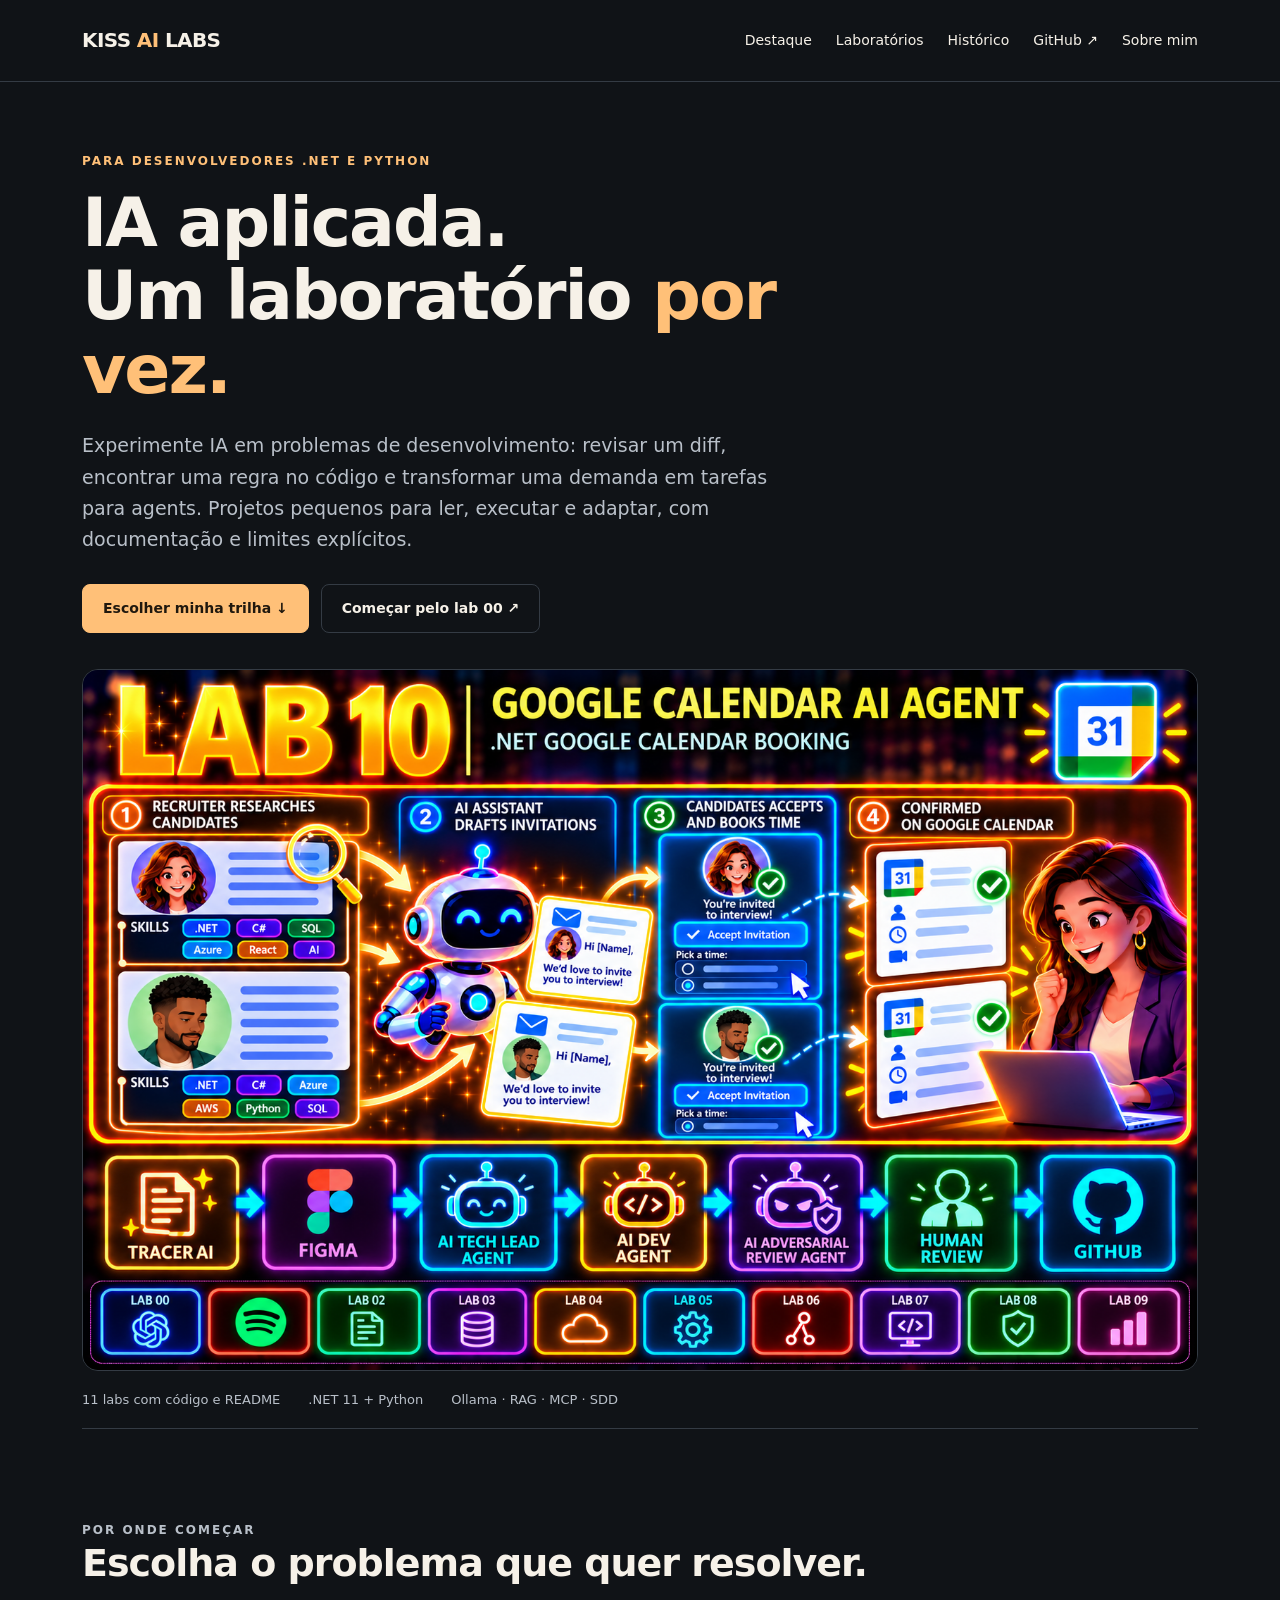
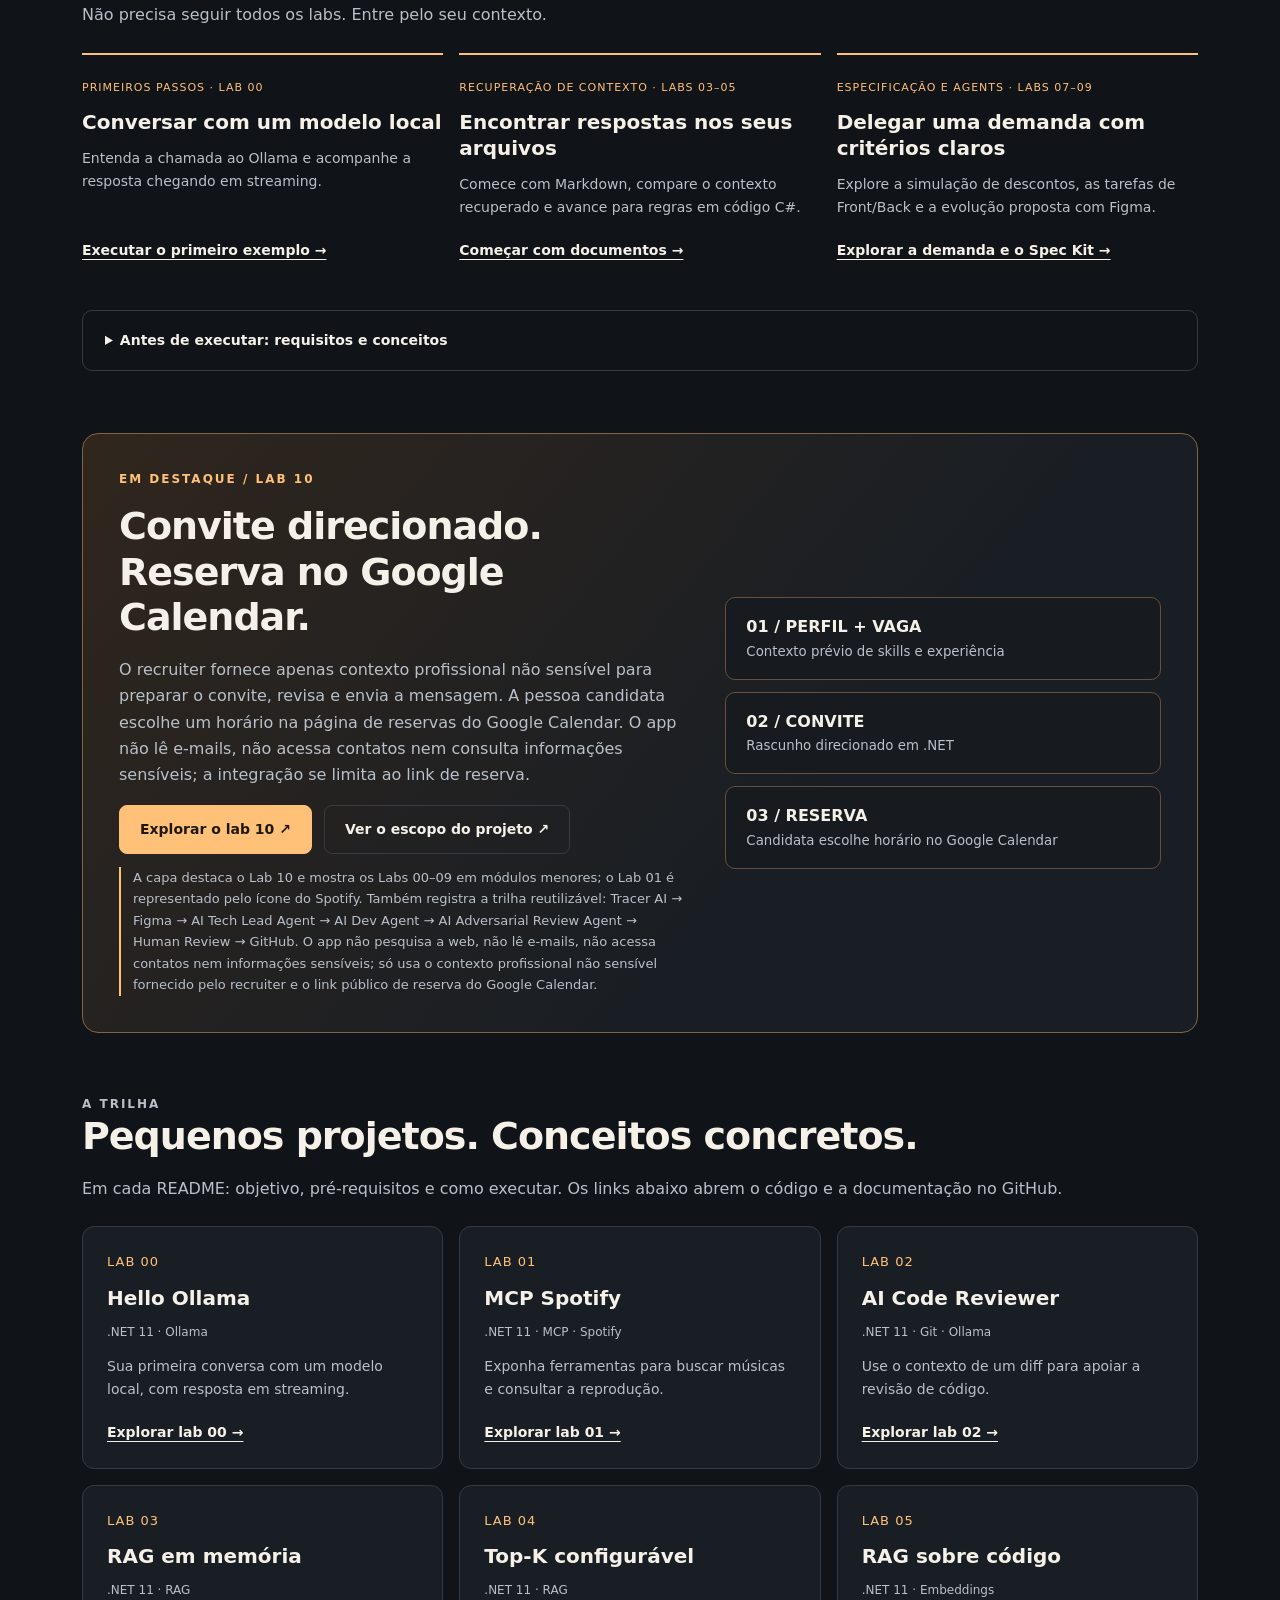
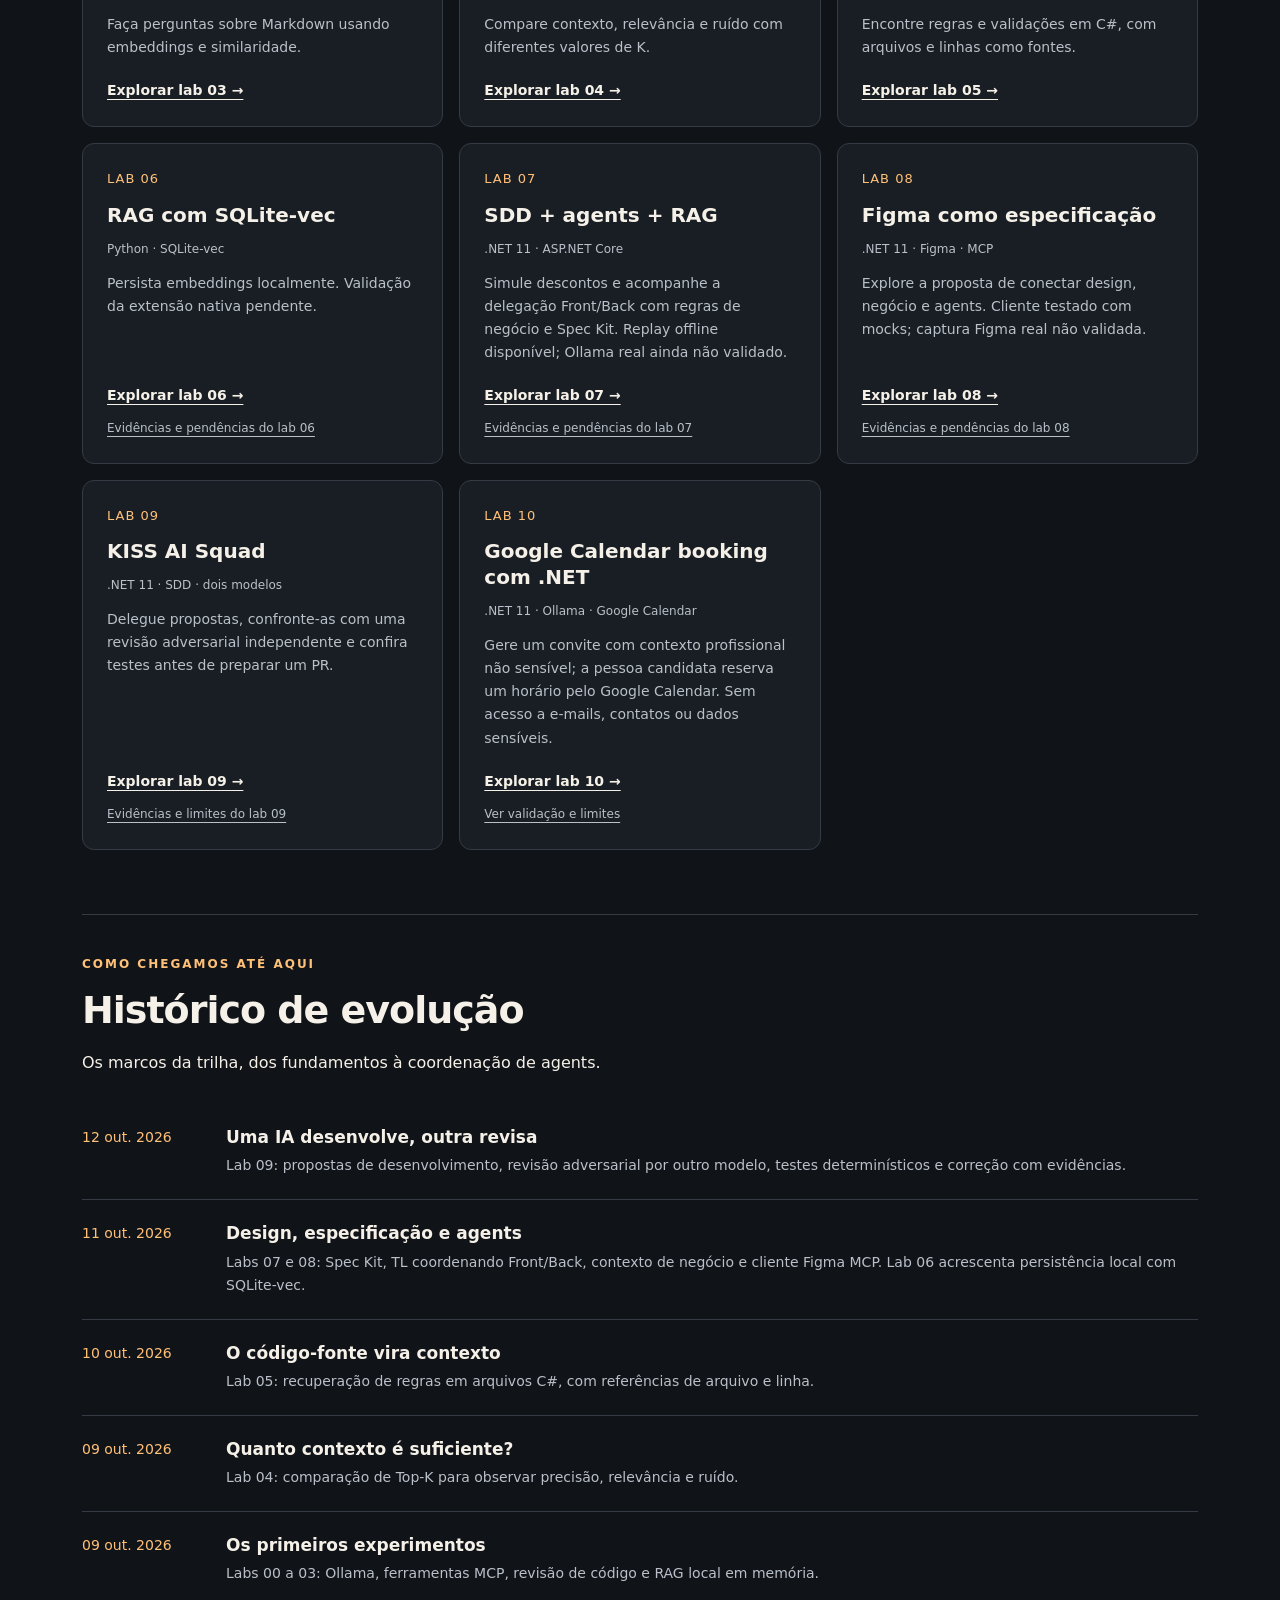
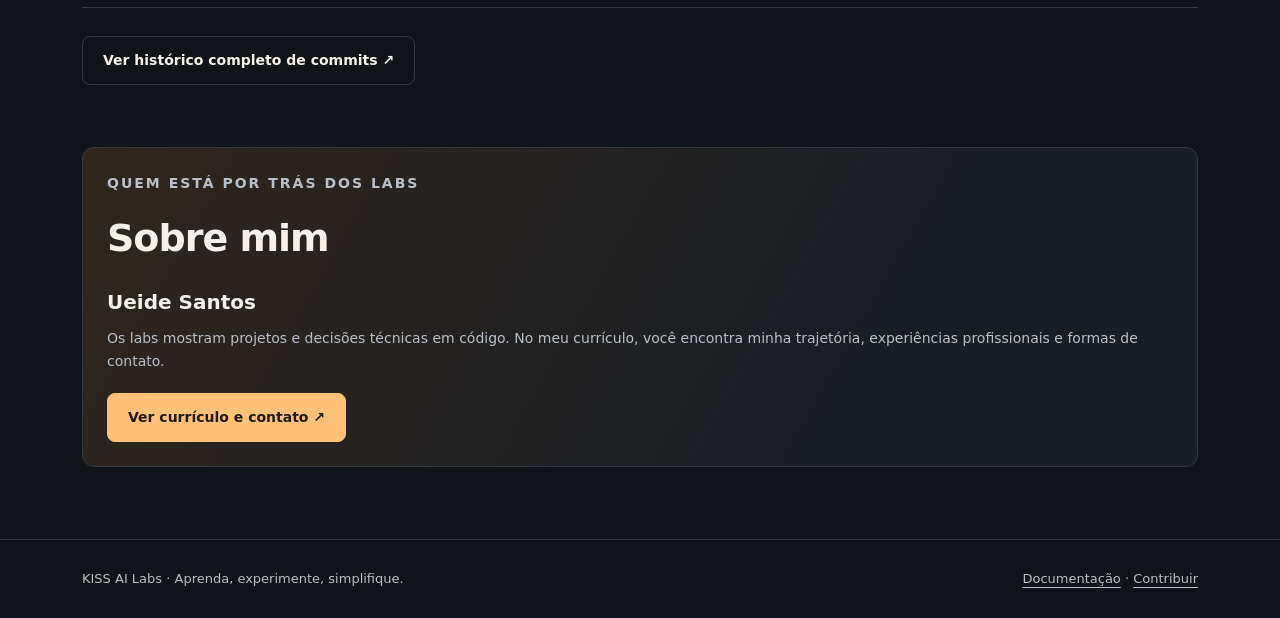
<file: docs/index.html>
<!doctype html>
<html lang="pt-BR"><head><meta charset="utf-8"><meta name="viewport" content="width=device-width, initial-scale=1"><title>KISS AI Labs — projetos práticos de IA | Lab 10 Google Calendar</title><meta name="description" content="Laboratórios práticos de IA com .NET e Python. Lab 10: reservas pelo Google Calendar, sem leitura de e-mails, acesso a contatos ou dados sensíveis."><link rel="canonical" href="https://ueidesantos.github.io/kiss-ai-labs/"><meta property="og:type" content="website"><meta property="og:locale" content="pt_BR"><meta property="og:title" content="KISS AI Labs — Lab 10 Google Calendar para desenvolvedores"><meta property="og:description" content="Conheça o KISS AI Labs: projetos práticos de IA com .NET e Python. No Lab 10, o candidato reserva um horário pelo Google Calendar; sem leitura de e-mails, acesso a contatos ou dados sensíveis."><meta property="og:url" content="https://ueidesantos.github.io/kiss-ai-labs/"><meta property="og:image" content="https://ueidesantos.github.io/kiss-ai-labs/assets/site-share-lab10.png"><meta property="og:image:secure_url" content="https://ueidesantos.github.io/kiss-ai-labs/assets/site-share-lab10.png"><meta property="og:image:type" content="image/png"><meta property="og:image:width" content="1734"><meta property="og:image:height" content="907"><meta property="og:image:alt" content="Lab 10 do KISS AI Labs: reserva de entrevista pelo Google Calendar, sem acesso a e-mails, contatos ou dados sensíveis"><meta name="twitter:card" content="summary_large_image"><meta name="twitter:title" content="KISS AI Labs — Lab 10 Google Calendar"><meta name="twitter:description" content="Projetos práticos de IA com .NET e Python. No Lab 10, a integração limita-se à reserva do Google Calendar; sem acesso a e-mails, contatos ou dados sensíveis."><meta name="twitter:image" content="https://ueidesantos.github.io/kiss-ai-labs/assets/site-share-lab10.png"><meta name="twitter:image:alt" content="Lab 10 do KISS AI Labs: reserva de entrevista pelo Google Calendar, sem acesso a e-mails, contatos ou dados sensíveis"><meta name="theme-color" content="#101317"><link rel="stylesheet" href="style.css"></head>
<body><a class="skip" href="#conteudo">Pular para o conteúdo</a><header><div class="wrap"><nav aria-label="Navegação principal"><a class="brand" href="#">KISS <span>AI</span> LABS</a><div class="nav-links"><a href="#destaque">Destaque</a><a href="#laboratorios">Laboratórios</a><a href="#historico">Histórico</a><a href="https://github.com/ueidesantos/kiss-ai-labs">GitHub ↗</a><a href="#sobre-mim">Sobre mim</a></div></nav></div></header>
<main id="conteudo" class="wrap"><div class="intro"><p class="eyebrow">Para desenvolvedores .NET e Python</p><h1>IA aplicada.<br>Um laboratório <span>por vez.</span></h1><p class="lead">Experimente IA em problemas de desenvolvimento: revisar um diff, encontrar uma regra no código e transformar uma demanda em tarefas para agents. Projetos pequenos para ler, executar e adaptar, com documentação e limites explícitos.</p><div class="actions"><a class="button primary" href="#por-onde-comecar">Escolher minha trilha ↓</a><a class="button" href="https://github.com/ueidesantos/kiss-ai-labs/tree/main/00-hello-ollama">Começar pelo lab 00 ↗</a></div><img class="cover" src="assets/lab-10-calendar-agent.png" width="1582" height="994" alt="Lab 10 em destaque: recruiter fornece contexto profissional não sensível e candidatos reservam pelo Google Calendar; sem acesso a e-mails, contatos ou dados sensíveis"><div class="meta"><span>11 labs com código e README</span><span>.NET 11 + Python</span><span>Ollama · RAG · MCP · SDD</span></div></div>
<section id="por-onde-comecar" aria-labelledby="titulo-trilhas"><div class="section-head"><div><p class="eyebrow">Por onde começar</p><h2 id="titulo-trilhas">Escolha o problema que quer resolver.</h2><p>Não precisa seguir todos os labs. Entre pelo seu contexto.</p></div></div><div class="journeys"><article class="journey"><span class="number">PRIMEIROS PASSOS · LAB 00</span><h3>Conversar com um modelo local</h3><p>Entenda a chamada ao Ollama e acompanhe a resposta chegando em streaming.</p><a href="https://github.com/ueidesantos/kiss-ai-labs/tree/main/00-hello-ollama">Executar o primeiro exemplo →</a></article><article class="journey"><span class="number">RECUPERAÇÃO DE CONTEXTO · LABS 03–05</span><h3>Encontrar respostas nos seus arquivos</h3><p>Comece com Markdown, compare o contexto recuperado e avance para regras em código C#.</p><a href="https://github.com/ueidesantos/kiss-ai-labs/tree/main/03-rag-local-memory">Começar com documentos →</a></article><article class="journey"><span class="number">ESPECIFICAÇÃO E AGENTS · LABS 07–09</span><h3>Delegar uma demanda com critérios claros</h3><p>Explore a simulação de descontos, as tarefas de Front/Back e a evolução proposta com Figma.</p><a href="https://github.com/ueidesantos/kiss-ai-labs/tree/main/07-sdd-agents-business-rag">Explorar a demanda e o Spec Kit →</a></article></div><details class="prerequisites"><summary>Antes de executar: requisitos e conceitos</summary><p>Consulte o README do lab: os exemplos .NET usam o SDK .NET 11; o lab 06 usa Python. Fluxos com modelos locais precisam do Ollama e dos modelos indicados. Spotify e Figma têm requisitos de integração próprios. Os labs 07 e 08 também oferecem demonstrações offline.</p><p><strong>RAG</strong> recupera trechos para dar contexto ao modelo. <strong>MCP</strong> conecta ferramentas a assistentes. <strong>SDD</strong> orienta o desenvolvimento pela especificação; o <strong>Spec Kit</strong> reúne os artefatos dessa especificação. <strong>TL</strong> é o papel de liderança técnica que coordena Front e Back.</p><p>São experimentos educacionais. Consulte as evidências e pendências de cada lab antes de adaptar o código para produção.</p></details></section>
<section id="destaque" aria-labelledby="titulo-destaque"><div class="feature"><div><p class="eyebrow">Em destaque / Lab 10</p><h2 id="titulo-destaque">Convite direcionado. Reserva no Google Calendar.</h2><p>O recruiter fornece apenas contexto profissional não sensível para preparar o convite, revisa e envia a mensagem. A pessoa candidata escolhe um horário na página de reservas do Google Calendar. O app não lê e-mails, não acessa contatos nem consulta informações sensíveis; a integração se limita ao link de reserva.</p><div class="actions"><a class="button primary" href="https://github.com/ueidesantos/kiss-ai-labs/tree/main/10-ai-recruiter-calendar">Explorar o lab 10 ↗</a><a class="button" href="https://github.com/ueidesantos/kiss-ai-labs/blob/main/specs/lab-10-google-calendar/SPEC.md">Ver o escopo do projeto ↗</a></div><p class="notice">A capa destaca o Lab 10 e mostra os Labs 00–09 em módulos menores; o Lab 01 é representado pelo ícone do Spotify. Também registra a trilha reutilizável: Tracer AI → Figma → AI Tech Lead Agent → AI Dev Agent → AI Adversarial Review Agent → Human Review → GitHub. O app não pesquisa a web, não lê e-mails, não acessa contatos nem informações sensíveis; só usa o contexto profissional não sensível fornecido pelo recruiter e o link público de reserva do Google Calendar.</p></div><div class="flow" aria-label="Fluxo de convite e reserva"><div><strong>01 / PERFIL + VAGA</strong><small>Contexto prévio de skills e experiência</small></div><div><strong>02 / CONVITE</strong><small>Rascunho direcionado em .NET</small></div><div><strong>03 / RESERVA</strong><small>Candidata escolhe horário no Google Calendar</small></div></div></div></section>
<section id="laboratorios" aria-labelledby="titulo-labs"><div class="section-head"><div><p class="eyebrow">A trilha</p><h2 id="titulo-labs">Pequenos projetos. Conceitos concretos.</h2><p>Em cada README: objetivo, pré-requisitos e como executar. Os links abaixo abrem o código e a documentação no GitHub.</p></div></div><div class="grid"><article class="card lab-card"><span class="number">LAB 00</span><h3>Hello Ollama</h3><span class="tag">.NET 11 · Ollama</span><p>Sua primeira conversa com um modelo local, com resposta em streaming.</p><a href="https://github.com/ueidesantos/kiss-ai-labs/tree/main/00-hello-ollama">Explorar lab 00 →</a></article><article class="card lab-card"><span class="number">LAB 01</span><h3>MCP Spotify</h3><span class="tag">.NET 11 · MCP · Spotify</span><p>Exponha ferramentas para buscar músicas e consultar a reprodução.</p><a href="https://github.com/ueidesantos/kiss-ai-labs/tree/main/01-mcp-spotify">Explorar lab 01 →</a></article><article class="card lab-card"><span class="number">LAB 02</span><h3>AI Code Reviewer</h3><span class="tag">.NET 11 · Git · Ollama</span><p>Use o contexto de um diff para apoiar a revisão de código.</p><a href="https://github.com/ueidesantos/kiss-ai-labs/tree/main/02-ai-code-reviewer">Explorar lab 02 →</a></article><article class="card lab-card"><span class="number">LAB 03</span><h3>RAG em memória</h3><span class="tag">.NET 11 · RAG</span><p>Faça perguntas sobre Markdown usando embeddings e similaridade.</p><a href="https://github.com/ueidesantos/kiss-ai-labs/tree/main/03-rag-local-memory">Explorar lab 03 →</a></article><article class="card lab-card"><span class="number">LAB 04</span><h3>Top-K configurável</h3><span class="tag">.NET 11 · RAG</span><p>Compare contexto, relevância e ruído com diferentes valores de K.</p><a href="https://github.com/ueidesantos/kiss-ai-labs/tree/main/04-rag-top-k">Explorar lab 04 →</a></article><article class="card lab-card"><span class="number">LAB 05</span><h3>RAG sobre código</h3><span class="tag">.NET 11 · Embeddings</span><p>Encontre regras e validações em C#, com arquivos e linhas como fontes.</p><a href="https://github.com/ueidesantos/kiss-ai-labs/tree/main/05-rag-source-code">Explorar lab 05 →</a></article><article class="card lab-card"><span class="number">LAB 06</span><h3>RAG com SQLite-vec</h3><span class="tag">Python · SQLite-vec</span><p>Persista embeddings localmente. Validação da extensão nativa pendente.</p><a href="https://github.com/ueidesantos/kiss-ai-labs/tree/main/06-rag-sqlite-vec">Explorar lab 06 →</a><a class="evidence" href="https://github.com/ueidesantos/kiss-ai-labs/blob/main/06-rag-sqlite-vec/VALIDATION.md">Evidências e pendências do lab 06</a></article><article class="card lab-card"><span class="number">LAB 07</span><h3>SDD + agents + RAG</h3><span class="tag">.NET 11 · ASP.NET Core</span><p>Simule descontos e acompanhe a delegação Front/Back com regras de negócio e Spec Kit. Replay offline disponível; Ollama real ainda não validado.</p><a href="https://github.com/ueidesantos/kiss-ai-labs/tree/main/07-sdd-agents-business-rag">Explorar lab 07 →</a><a class="evidence" href="https://github.com/ueidesantos/kiss-ai-labs/blob/main/07-sdd-agents-business-rag/VALIDATION.md">Evidências e pendências do lab 07</a></article><article class="card lab-card"><span class="number">LAB 08</span><h3>Figma como especificação</h3><span class="tag">.NET 11 · Figma · MCP</span><p>Explore a proposta de conectar design, negócio e agents. Cliente testado com mocks; captura Figma real não validada.</p><a href="https://github.com/ueidesantos/kiss-ai-labs/tree/main/08-sdd-figma-mcp">Explorar lab 08 →</a><a class="evidence" href="https://github.com/ueidesantos/kiss-ai-labs/blob/main/08-sdd-figma-mcp/VALIDATION.md">Evidências e pendências do lab 08</a></article><article class="card lab-card"><span class="number">LAB 09</span><h3>KISS AI Squad</h3><span class="tag">.NET 11 · SDD · dois modelos</span><p>Delegue propostas, confronte-as com uma revisão adversarial independente e confira testes antes de preparar um PR.</p><a href="https://github.com/ueidesantos/kiss-ai-labs/tree/main/09-ai-squad">Explorar lab 09 →</a><a class="evidence" href="https://github.com/ueidesantos/kiss-ai-labs/blob/main/09-ai-squad/VALIDATION.md">Evidências e limites do lab 09</a></article><article class="card lab-card"><span class="number">LAB 10</span><h3>Google Calendar booking com .NET</h3><span class="tag">.NET 11 · Ollama · Google Calendar</span><p>Gere um convite com contexto profissional não sensível; a pessoa candidata reserva um horário pelo Google Calendar. Sem acesso a e-mails, contatos ou dados sensíveis.</p><a href="https://github.com/ueidesantos/kiss-ai-labs/tree/main/10-ai-recruiter-calendar">Explorar lab 10 →</a><a class="evidence" href="https://github.com/ueidesantos/kiss-ai-labs/blob/main/specs/lab-10-google-calendar/VALIDATION.md">Ver validação e limites</a></article></div></section>

<section class="history" id="historico" aria-labelledby="titulo-historico"><p class="eyebrow">Como chegamos até aqui</p><h2 id="titulo-historico">Histórico de evolução</h2><p>Os marcos da trilha, dos fundamentos à coordenação de agents.</p><ol class="timeline"><li><time datetime="2026-10-12">12 out. 2026</time><div><h3>Uma IA desenvolve, outra revisa</h3><p>Lab 09: propostas de desenvolvimento, revisão adversarial por outro modelo, testes determinísticos e correção com evidências.</p></div></li><li><time datetime="2026-10-11">11 out. 2026</time><div><h3>Design, especificação e agents</h3><p>Labs 07 e 08: Spec Kit, TL coordenando Front/Back, contexto de negócio e cliente Figma MCP. Lab 06 acrescenta persistência local com SQLite-vec.</p></div></li><li><time datetime="2026-10-10">10 out. 2026</time><div><h3>O código-fonte vira contexto</h3><p>Lab 05: recuperação de regras em arquivos C#, com referências de arquivo e linha.</p></div></li><li><time datetime="2026-10-09">09 out. 2026</time><div><h3>Quanto contexto é suficiente?</h3><p>Lab 04: comparação de Top-K para observar precisão, relevância e ruído.</p></div></li><li><time datetime="2026-10-09">09 out. 2026</time><div><h3>Os primeiros experimentos</h3><p>Labs 00 a 03: Ollama, ferramentas MCP, revisão de código e RAG local em memória.</p></div></li></ol><a class="button" href="https://github.com/ueidesantos/kiss-ai-labs/commits/main/">Ver histórico completo de commits ↗</a></section>
<section id="sobre-mim" aria-labelledby="titulo-sobre"><div class="card"><p class="eyebrow">Quem está por trás dos labs</p><h2 id="titulo-sobre">Sobre mim</h2><h3>Ueide Santos</h3><p>Os labs mostram projetos e decisões técnicas em código. No meu currículo, você encontra minha trajetória, experiências profissionais e formas de contato.</p><div class="actions"><a class="button primary" href="https://ueidesantos.github.io/ueide-santos-cv-web/">Ver currículo e contato ↗</a></div></div></section></main>
<footer><div class="wrap"><span>KISS AI Labs · Aprenda, experimente, simplifique.</span><div><a href="https://github.com/ueidesantos/kiss-ai-labs/blob/main/README.md">Documentação</a> · <a href="https://github.com/ueidesantos/kiss-ai-labs/issues">Contribuir</a></div></div></footer></body></html>
</file>
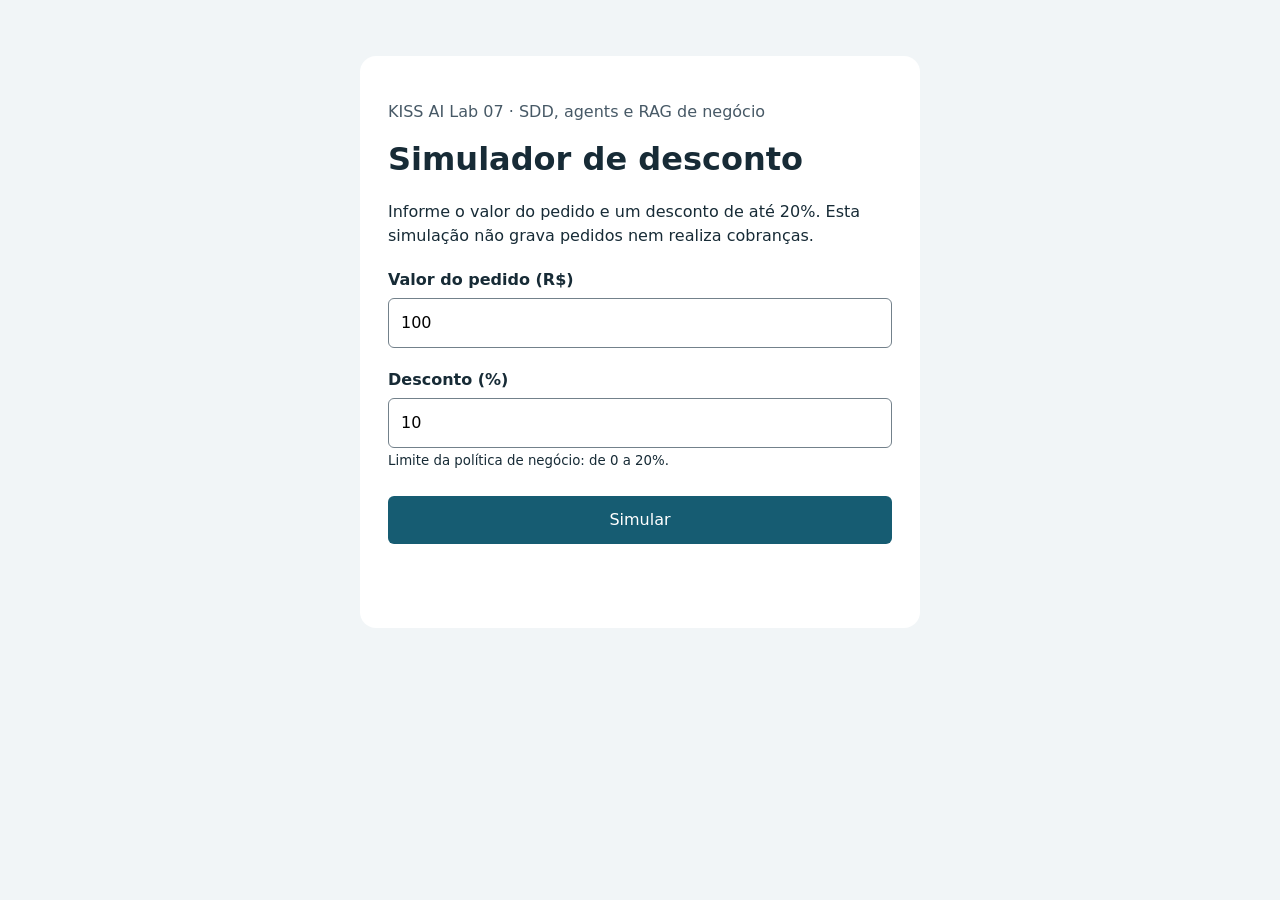
<file: 07-sdd-agents-business-rag/app/index.html>
<!doctype html>
<html lang="pt-BR">
<head>
  <meta charset="utf-8">
  <meta name="viewport" content="width=device-width, initial-scale=1">
  <title>Simulador de desconto · KISS AI Lab 07</title>
  <style>
    * { box-sizing: border-box; }
    body { margin: 0; padding: 24px; font: 1rem/1.5 system-ui, sans-serif; color: #172b36; background: #f1f5f7; }
    main { max-width: 560px; margin: 32px auto; padding: 28px; border-radius: 16px; background: white; }
    h1 { margin-top: 0; line-height: 1.2; }
    label { display: block; margin-top: 20px; font-weight: 600; }
    input, button { width: 100%; padding: 12px; font: inherit; border-radius: 6px; }
    input { margin-top: 6px; border: 1px solid #73818b; }
    button { margin-top: 24px; border: 0; color: white; background: #165c72; cursor: pointer; }
    button:disabled { opacity: .65; cursor: wait; }
    :focus-visible { outline: 3px solid #bd6800; outline-offset: 3px; }
    .note { color: #475966; }
    #status { min-height: 1.5em; }
    #error { color: #a01919; }
    dl { padding: 16px; background: #eef7f5; border-radius: 8px; }
    dt { font-weight: 600; }
    dd { margin: 0 0 12px; }
    dd:last-child { margin-bottom: 0; font-size: 1.4rem; font-weight: 700; }
  </style>
</head>
<body>
  <main>
    <p class="note">KISS AI Lab 07 · SDD, agents e RAG de negócio</p>
    <h1>Simulador de desconto</h1>
    <p>Informe o valor do pedido e um desconto de até 20%. Esta simulação não grava pedidos nem realiza cobranças.</p>
    <form id="discount-form">
      <label for="amount">Valor do pedido (R$)</label>
      <input id="amount" name="amount" type="number" min="0" step="any" value="100" required>
      <label for="discount">Desconto (%)</label>
      <input id="discount" name="discount" type="number" min="0" max="20" step="any" value="10" required aria-describedby="discount-help">
      <small id="discount-help">Limite da política de negócio: de 0 a 20%.</small>
      <button id="submit" type="submit">Simular</button>
    </form>
    <p id="status" role="status" aria-live="polite"></p>
    <p id="error" role="alert" hidden></p>
    <section id="result" aria-label="Resultado da simulação" aria-live="polite" hidden>
      <dl>
        <dt>Valor original</dt><dd id="original"></dd>
        <dt>Desconto</dt><dd id="percentage"></dd>
        <dt>Valor final</dt><dd id="total"></dd>
      </dl>
    </section>
  </main>
  <script>
    // REQ-3: contrato compartilhado com a API ASP.NET Core; valores monetários vêm da API.
    const form = document.getElementById('discount-form');
    const submit = document.getElementById('submit');
    const status = document.getElementById('status');
    const error = document.getElementById('error');
    const result = document.getElementById('result');
    // Compara decimais escritos, sem expandir expoentes nem arredondar dinheiro.
    function decimalIdentity(text) {
      const match = String(text).trim().match(/^([+-]?)(\d*)(?:\.(\d*))?(?:e([+-]?\d+))?$/i);
      if (!match || !(match[2] || match[3])) return null;
      let digits = (match[2] + (match[3] || '')).replace(/^0+/, '');
      if (!digits) return '0';
      let exponent = BigInt(match[4] || '0') - BigInt((match[3] || '').length);
      const trailing = digits.match(/0+$/);
      if (trailing) {
        digits = digits.slice(0, -trailing[0].length);
        exponent += BigInt(trailing[0].length);
      }
      return (match[1] === '-' ? '-' : '') + digits + 'e' + exponent;
    }
    function formatMoney(text) {
      const [whole, cents] = text.split('.');
      return 'R$ ' + whole.replace(/\B(?=(\d{3})+(?!\d))/g, '.') + ',' + cents;
    }

    form.addEventListener('submit', async (event) => {
      event.preventDefault();
      if (submit.disabled || !form.reportValidity()) return;
      result.hidden = true;
      error.hidden = true;
      status.textContent = '';
      const amount = Number(form.elements.amount.value);
      const discount = Number(form.elements.discount.value);
      if (!Number.isFinite(amount) || amount <= 0 || !Number.isFinite(discount) || discount < 0 || discount > 20) {
        error.textContent = 'Informe um valor maior que zero e um desconto entre 0 e 20%.';
        error.hidden = false;
        return;
      }
      if (decimalIdentity(form.elements.amount.value) !== decimalIdentity(amount.toString()) ||
          decimalIdentity(form.elements.discount.value) !== decimalIdentity(discount.toString())) {
        error.textContent = 'A precisão informada não pode ser preservada pelo navegador. Use um valor representável sem perda de dígitos.';
        error.hidden = false;
        return;
      }
      submit.disabled = true;
      form.setAttribute('aria-busy', 'true');
      status.textContent = 'Calculando…';
      try {
        const response = await fetch('/api/discount', {
          method: 'POST',
          headers: { 'Content-Type': 'application/json' },
          body: JSON.stringify({ amount, discount })
        });
        const data = await response.json();
        if (!response.ok) throw new Error(typeof data.error === 'string' ? data.error : 'Não foi possível calcular o desconto.');
        if (![data.original, data.total].every(value => typeof value === 'string' && /^\d+\.\d{2}$/.test(value)) ||
            typeof data.discount !== 'string' || !/^\d+(?:\.\d+)?$/.test(data.discount) || Number(data.discount) > 20) {
          throw new Error('O servidor retornou um resultado inválido.');
        }
        document.getElementById('original').textContent = formatMoney(data.original);
        document.getElementById('percentage').textContent = data.discount.replace('.', ',') + '%';
        document.getElementById('total').textContent = formatMoney(data.total);
        result.hidden = false;
        status.textContent = 'Simulação concluída.';
      } catch (failure) {
        error.textContent = failure instanceof TypeError || failure instanceof SyntaxError
          ? 'Não foi possível consultar o servidor. Verifique se a aplicação está em execução e tente novamente.'
          : failure.message;
        error.hidden = false;
        status.textContent = '';
      } finally {
        submit.disabled = false;
        form.removeAttribute('aria-busy');
      }
    });
  </script>
</body>
</html>
</file>
<file: docs/style.css>
:root{color-scheme:dark;--bg:#101317;--panel:#191e24;--text:#f6f1e8;--muted:#b9c0c9;--line:#343b44;--accent:#ffc078}*{box-sizing:border-box}html{scroll-behavior:smooth;scroll-padding-top:24px}body{margin:0;background:var(--bg);color:var(--text);font:16px/1.65 system-ui,-apple-system,BlinkMacSystemFont,"Segoe UI",sans-serif}a{color:inherit;text-underline-offset:4px}a:hover{color:var(--accent)}a:focus-visible{outline:3px solid var(--accent);outline-offset:6px}.wrap{max-width:1180px;margin:auto;padding:0 32px}.skip{position:absolute;left:16px;top:-90px;background:var(--accent);color:#101317;padding:12px;z-index:2}.skip:focus{top:12px}header{border-bottom:1px solid var(--line)}nav{display:flex;align-items:center;justify-content:space-between;gap:24px;padding:23px 0}.brand{font-weight:800;letter-spacing:-.6px;text-decoration:none;font-size:20px}.brand span{color:var(--accent)}.nav-links{display:flex;gap:24px;font-size:14px}.nav-links a{text-decoration:none}.intro{padding:70px 0 30px}.eyebrow{color:var(--accent);text-transform:uppercase;font-size:12px;font-weight:750;letter-spacing:2px;margin:0 0 14px}h1{font-size:clamp(38px,5.5vw,68px);line-height:1.08;letter-spacing:-2px;max-width:860px;margin:0 0 24px}h1 span{color:var(--accent)}.lead{max-width:700px;font-size:19px;color:var(--muted);margin-bottom:28px}.actions{display:flex;flex-wrap:wrap;gap:12px}.button{display:inline-block;border:1px solid var(--line);border-radius:8px;padding:12px 20px;font-weight:650;text-decoration:none;font-size:14px}.button.primary{background:var(--accent);color:#20180e;border-color:var(--accent)}.button:hover{border-color:var(--accent)}.cover{width:100%;height:auto;display:block;border-radius:16px;border:1px solid var(--line);margin-top:36px}.meta{display:flex;flex-wrap:wrap;gap:12px 28px;color:var(--muted);font-size:13px;padding:18px 0;border-bottom:1px solid var(--line)}section{padding:62px 0 0}h2{font-size:clamp(28px,3vw,38px);line-height:1.2;letter-spacing:-1px;margin:0 0 16px}h3{font-size:20px;line-height:1.3;margin:12px 0}.section-head{display:flex;justify-content:space-between;align-items:end;gap:24px;margin-bottom:24px}.section-head p{color:var(--muted);margin:0}.feature{background:linear-gradient(130deg,#30261d,#191e24 65%);border:1px solid #846446;border-radius:16px;display:grid;grid-template-columns:1.3fr 1fr;gap:40px;padding:36px}.feature p{color:var(--muted)}.flow{display:flex;flex-direction:column;justify-content:center;gap:12px}.flow div{border:1px solid #64503f;background:#171b20;padding:16px 20px;border-radius:10px}.flow small{display:block;color:var(--muted)}.flow .delegates{display:grid;grid-template-columns:1fr 1fr;gap:12px;padding:0;border:0;background:transparent}.notice{font-size:13px;border-left:2px solid var(--accent);padding-left:12px;margin-bottom:0}.grid{display:grid;grid-template-columns:repeat(3,1fr);gap:16px}.card{background:var(--panel);border:1px solid var(--line);border-radius:12px;padding:24px;display:flex;flex-direction:column}.card .number{font-size:13px;color:var(--accent);letter-spacing:1px}.card p{color:var(--muted);font-size:14px;margin:0 0 20px}.card a{margin-top:auto;font-size:14px;font-weight:650}.tag{display:block;font-size:12px;color:var(--muted);margin:0 0 12px}.history{border-top:1px solid var(--line);margin-top:64px;padding-top:40px}.timeline{list-style:none;padding:0;margin:28px 0}.timeline li{display:grid;grid-template-columns:120px 1fr;gap:24px;padding:22px 0;border-bottom:1px solid var(--line)}.timeline time{color:var(--accent);font-size:14px}.timeline h3{font-size:17px;margin:0 0 6px}.timeline p{color:var(--muted);margin:0;font-size:14px}footer{margin-top:64px;padding:28px 0;border-top:1px solid var(--line);font-size:13px;color:var(--muted)}footer .wrap{display:flex;justify-content:space-between;gap:24px}@media(max-width:800px){.grid{grid-template-columns:repeat(2,1fr)}.feature{grid-template-columns:1fr;gap:20px}.intro{padding-top:44px}.wrap{padding:0 22px}}@media(max-width:520px){nav{align-items:start;flex-direction:column;gap:12px}.nav-links{gap:18px;flex-wrap:wrap}.grid{grid-template-columns:1fr}.feature{padding:22px}.section-head{display:block}.timeline li{grid-template-columns:1fr;gap:6px}footer .wrap{flex-direction:column;gap:8px}h1{letter-spacing:-1px}}@media(prefers-reduced-motion:reduce){html{scroll-behavior:auto}}

/* Caminhos de entrada e evidências da revisão de comunicação. */
.nav-links{flex-wrap:wrap}.journeys{display:grid;grid-template-columns:repeat(3,minmax(0,1fr));gap:16px}.journey{padding:24px 0;border-top:2px solid var(--accent);display:flex;flex-direction:column}.journey .number{font-size:11px;letter-spacing:1px;color:var(--accent)}.journey p{color:var(--muted);font-size:14px;margin:0 0 20px}.journey a{margin-top:auto;font-size:14px;font-weight:650}.prerequisites{margin-top:24px;padding:18px 22px;border:1px solid var(--line);border-radius:10px;color:var(--muted);font-size:14px}.prerequisites summary{cursor:pointer;color:var(--text);font-weight:650}.prerequisites summary:focus-visible{outline:3px solid var(--accent);outline-offset:6px}.card a.evidence{margin-top:12px;font-size:12px;color:var(--muted);font-weight:400}.feature .eyebrow{color:var(--accent)}.card,.journey,.feature>div{min-width:0}a{overflow-wrap:anywhere}.nav-links a{padding:6px 0}#sobre-mim{padding-bottom:8px}#sobre-mim .card{background:linear-gradient(120deg,#30261d,var(--panel) 70%)}
@media(max-width:800px){nav{flex-wrap:wrap}.journeys{grid-template-columns:1fr}.journey{padding:20px 0}.journey p{max-width:65ch}}@media(max-width:360px){.wrap{padding:0 16px}.feature{padding:18px}.flow .delegates{grid-template-columns:1fr}.button{padding:12px 16px}}
</file>
